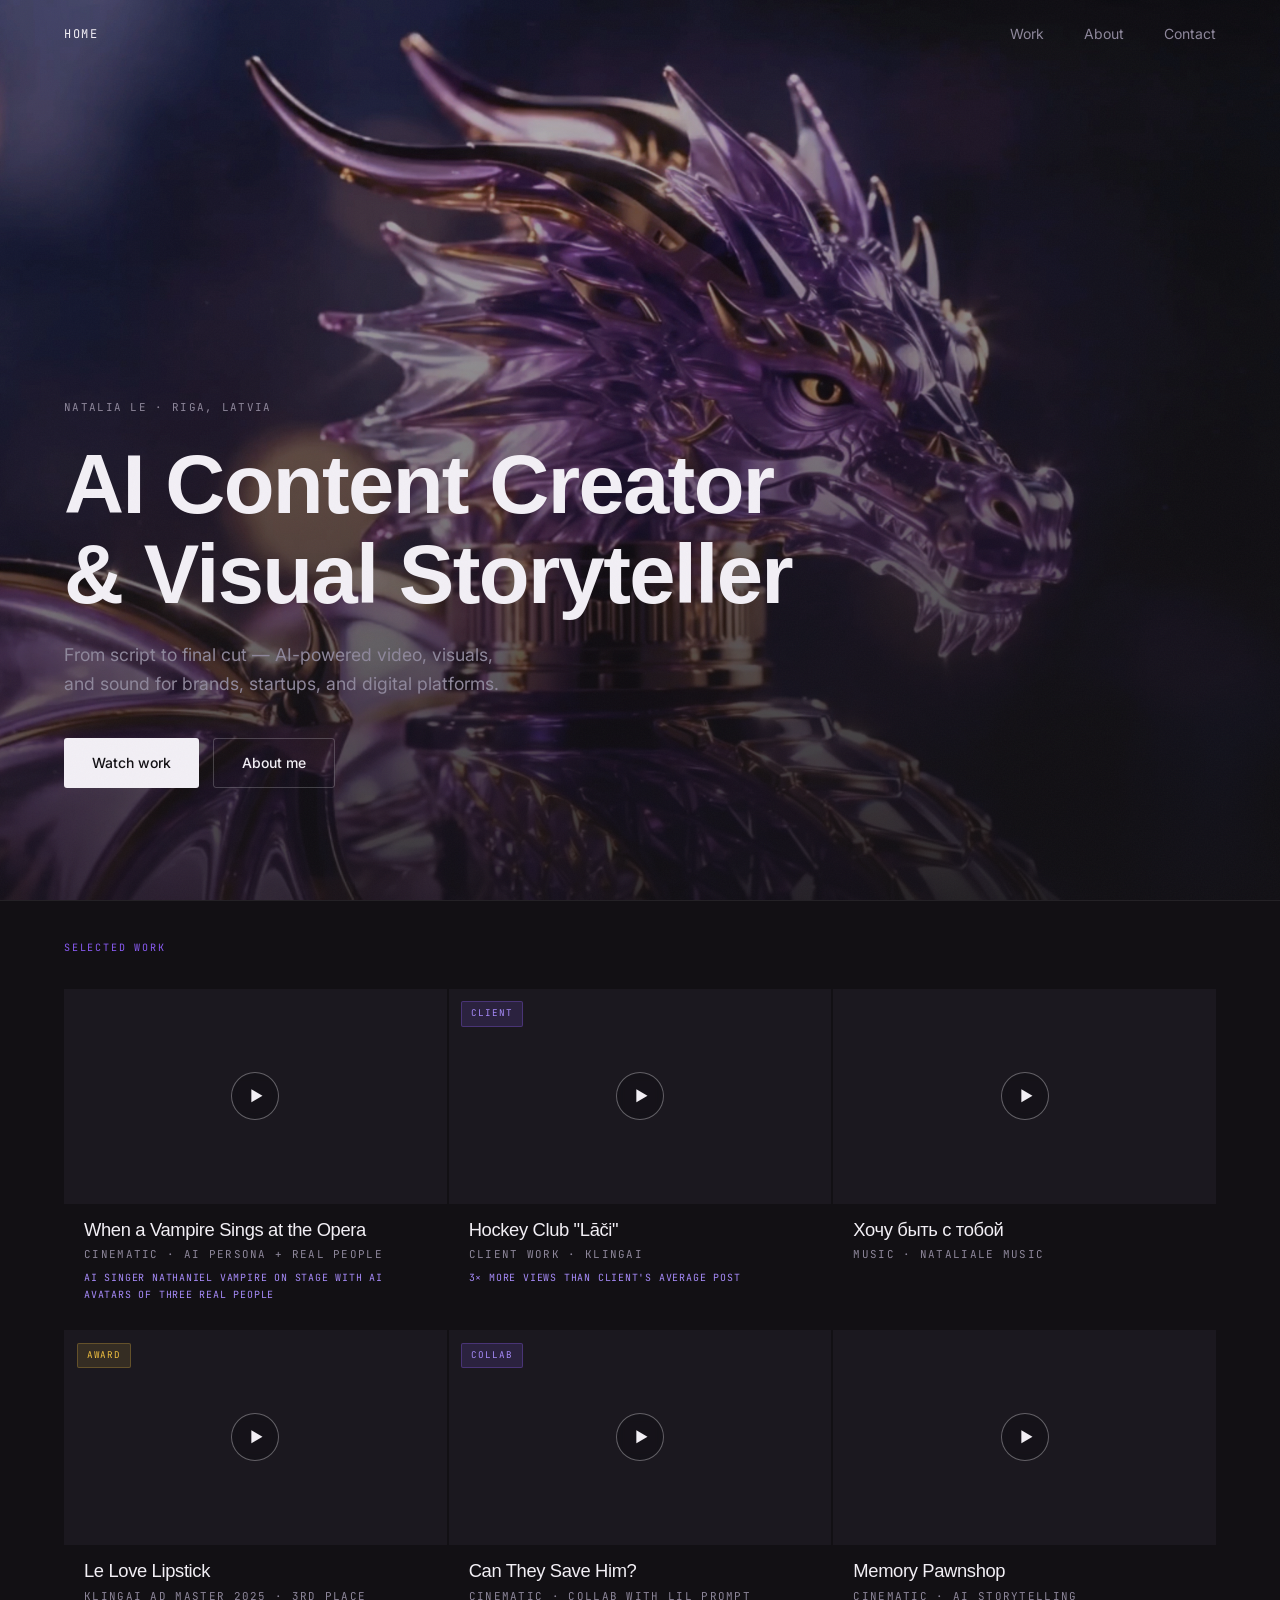
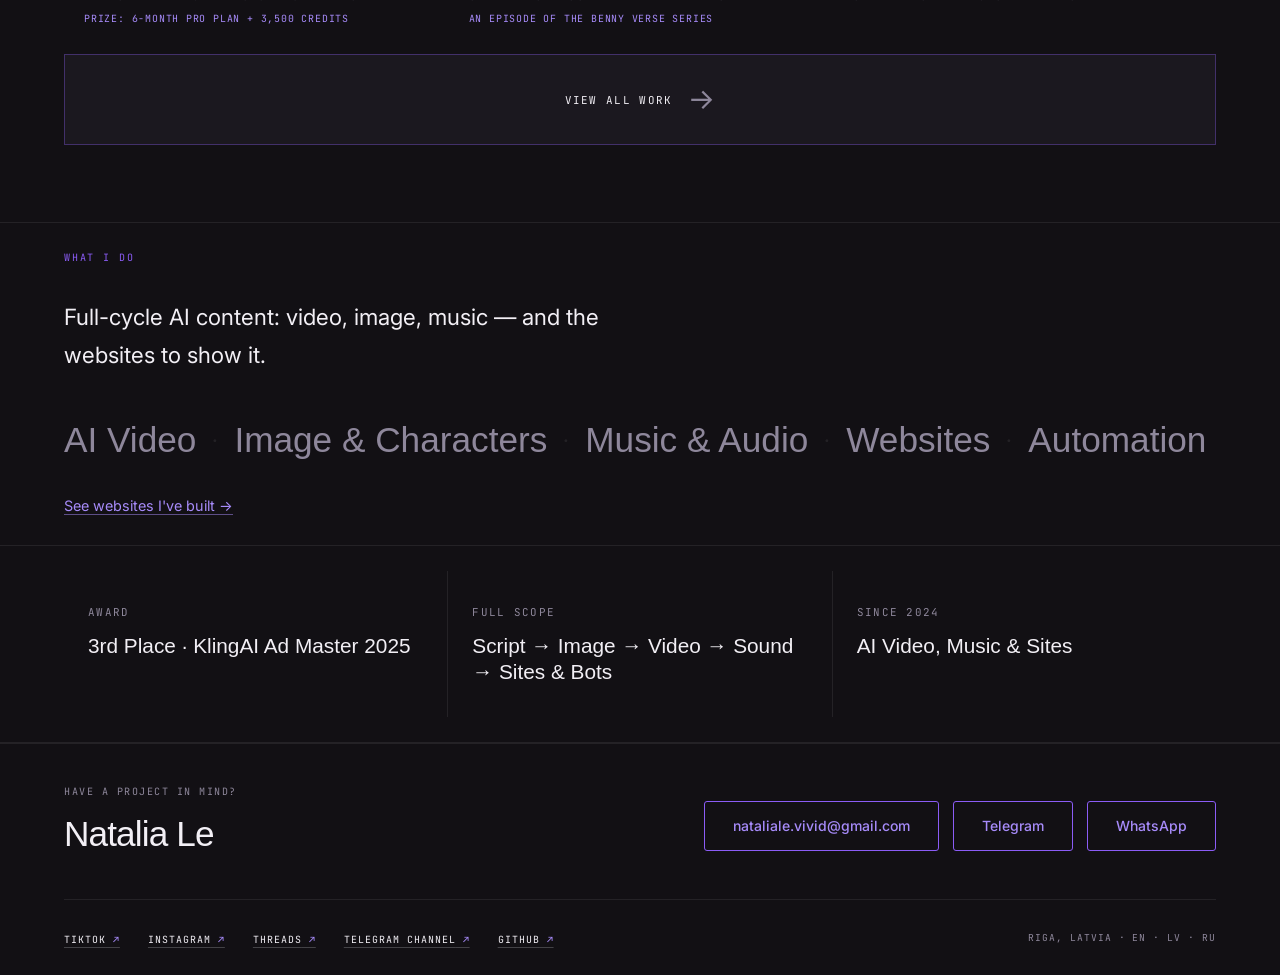
<file: index.html>
<!DOCTYPE html>
<html lang="en">
<head>
  <meta charset="UTF-8">
  <meta name="viewport" content="width=device-width, initial-scale=1.0">
  <title>Natalia Le — AI Content Creator &amp; Visual Storyteller</title>
  <meta name="description" content="AI Content Creator &amp; Visual Storyteller based in Riga. Script to final cut — AI video, generative visuals, music, and automation.">

  <!-- Open Graph — controls how this link looks in Telegram, LinkedIn, etc. -->
  <meta property="og:title"       content="Natalia Le — AI Content Creator &amp; Visual Storyteller">
  <meta property="og:description" content="From script to final cut — AI-powered visual content for brands, startups, and digital platforms.">
  <meta property="og:image"        content="https://ainataliale.pages.dev/og-cover.jpg">
  <meta property="og:image:width"  content="1200">
  <meta property="og:image:height" content="630">
  <meta property="og:image:alt"    content="Natalia Le — AI Content Creator &amp; Visual Storyteller">
  <meta property="og:url"          content="https://ainataliale.pages.dev/">
  <meta property="og:type"         content="website">
  <meta property="og:site_name"    content="Natalia Le">
  <meta name="twitter:card"        content="summary_large_image">
  <meta name="twitter:image"       content="https://ainataliale.pages.dev/og-cover.jpg">

  <!-- Favicon: NL monogram in accent purple -->
  <link rel="icon" href="data:image/svg+xml,<svg xmlns='http://www.w3.org/2000/svg' viewBox='0 0 32 32'><rect width='32' height='32' fill='%23121014'/><text x='16' y='22' font-family='monospace' font-size='13' font-weight='bold' fill='%238B5CF6' text-anchor='middle'>NL</text></svg>">

  <link rel="stylesheet" href="styles.css">

  <style>
    /* ── Hero ─────────────────────────────────────────── */
    .hero {
      position: relative;
      height: 100vh;
      min-height: 580px;
      display: flex;
      align-items: flex-end;
      padding: 0 var(--pad-x) clamp(4rem, 9vw, 7rem);
      overflow: hidden;
    }

    .hero-video {
      position: absolute;
      inset: 0;
      width: 100%; height: 100%;
      object-fit: cover;
      z-index: 0;
    }

    .hero-overlay {
      position: absolute;
      inset: 0;
      background: linear-gradient(
        170deg,
        rgba(18,16,20,0.2)  0%,
        rgba(18,16,20,0.55) 50%,
        rgba(18,16,20,0.96) 100%
      );
      z-index: 1;
    }

    .hero-content {
      position: relative;
      z-index: 2;
      max-width: 860px;
    }

    .hero-eyebrow { display: block; margin-bottom: 1.5rem; }

    .hero-title { color: var(--text); margin-bottom: 1.25rem; }

    .hero-sub {
      font-size: clamp(0.95rem, 1.4vw, 1.1rem);
      color: var(--text-dim);
      max-width: 520px;
      margin-bottom: 2.5rem;
      line-height: 1.65;
    }

    .hero-ctas { display: flex; flex-wrap: wrap; gap: 0.875rem; }

    /* ── Selected work grid ───────────────────────────── */
    .sel-grid {
      display: grid;
      grid-template-columns: repeat(3, 1fr);
      gap: 2px;
      background: var(--bg);
      margin-top: 2rem;
      align-items: start;
    }

    /* "View all" strip — spans the full row under the cards */
    .sel-all {
      grid-column: 1 / -1;
      background: var(--bg-raised);
      border: 1px solid rgba(139,92,246,0.35);
      display: flex;
      align-items: center;
      justify-content: center;
      gap: 1rem;
      padding: 1.25rem 2rem;
      text-decoration: none;
      transition: background 0.25s;
    }
    .sel-all:hover { background: rgba(139,92,246,0.07); }
    .sel-all .mono { color: var(--text); transition: color 0.2s; }
    .sel-all:hover .mono { color: var(--accent); }
    .sel-arrow {
      font-size: 1.8rem;
      color: var(--text-dim);
      transition: transform 0.3s ease, color 0.2s;
    }
    .sel-all:hover .sel-arrow { transform: translateX(8px); color: var(--accent); }

    .card-body { padding: 1rem 1.25rem 1.5rem; }
    .card-title { margin-bottom: 0.35rem; }
    .card-meta  { display: block; margin-bottom: 0.4rem; }
    .card-result {
      font-family: var(--f-mono);
      font-size: 0.62rem;
      letter-spacing: 0.08em;
      text-transform: uppercase;
      color: var(--accent-lt);
    }

    /* Override card aspect ratio for selected work — 3:4 suits vertical content */
    /* Selected work — standard 16:9 matches YouTube thumbnail format */
    .sel-grid .card-media { aspect-ratio: 16 / 9; }

    /* ── Services ─────────────────────────────────────── */
    .services-lead {
      font-size: clamp(1.1rem, 1.8vw, 1.4rem);
      color: var(--text);
      max-width: 600px;
      margin-bottom: 2.25rem;
    }

    .services-row {
      display: flex;
      flex-wrap: wrap;
      align-items: center;
    }
    .svc {
      font-family: var(--f-display);
      font-size: clamp(1.4rem, 2.8vw, 2.2rem);
      font-weight: 500;
      color: var(--text-dim);
    }
    .svc-sep { padding: 0 1rem; color: var(--divider); font-size: 1.4rem; line-height: 1; }
    .services-more { display: inline-block; margin-top: 1.5rem; font-size: 0.9rem; }
    .services-more::after { content: ' →'; }

    /* ── Trust strip ──────────────────────────────────── */
    .trust-grid {
      display: grid;
      grid-template-columns: repeat(3, 1fr);
      gap: 1px;
      background: var(--divider);
    }
    .trust-item {
      background: var(--bg);
      padding: 2rem 1.5rem;
      display: flex;
      flex-direction: column;
      gap: 0.7rem;
    }
    .trust-val {
      font-family: var(--f-display);
      font-size: clamp(1rem, 1.8vw, 1.3rem);
      font-weight: 500;
      color: var(--text);
      line-height: 1.25;
    }

    /* ── Responsive ───────────────────────────────────── */
    @media (max-width: 900px) {
      .sel-grid { grid-template-columns: repeat(2, 1fr); }
    }
    @media (max-width: 640px) {
      .sel-grid   { grid-template-columns: 1fr; }
      .trust-grid { grid-template-columns: 1fr; }
      .services-row { flex-direction: column; align-items: flex-start; gap: 0.5rem; }
      .svc-sep    { display: none; }
      .hero-ctas .btn { flex: 1; justify-content: center; }
    }
  </style>
</head>
<body>

<!-- ═══ Navigation ═══════════════════════════════════════════ -->
<nav class="nav" id="main-nav">
  <a href="index.html" class="nav-logo">Home</a>
  <ul class="nav-links">
    <li><a href="work.html">Work</a></li>
    <li><a href="about.html">About</a></li>
    <li><a href="#contact">Contact</a></li>
  </ul>
</nav>

<!-- ═══ Hero ════════════════════════════════════════════════ -->
<section class="hero" aria-label="Introduction">

  <!--
    ┌─ SHOWREEL VIDEO ─────────────────────────────────────────┐
    │ 1. Export showreel as:  media/showreel.mp4               │
    │    Settings: h.264 · 1280px wide · no audio · ~4–6 MB   │
    │ 2. Create a /media folder in this repo                   │
    │ 3. Uncomment the <source> line below                     │
    │ Until then, the poster image (YouTube thumbnail) shows.  │
    └──────────────────────────────────────────────────────────┘
  -->
  <video class="hero-video" autoplay muted loop playsinline
    poster="showreel-poster.jpg">
    <source src="showreel.mp4" type="video/mp4">
  </video>

  <div class="hero-overlay" aria-hidden="true"></div>

  <div class="hero-content">
    <span class="mono hero-eyebrow">Natalia Le · Riga, Latvia</span>
    <h1 class="hero-title">AI Content Creator<br>&amp; Visual Storyteller</h1>
    <p class="hero-sub">From script to final cut — AI-powered video, visuals,<br>
    and sound for brands, startups, and digital platforms.</p>
    <div class="hero-ctas">
      <a href="work.html" class="btn btn-primary">Watch work</a>
      <a href="about.html" class="btn btn-ghost">About me</a>
    </div>
  </div>

</section>

<hr class="rule">

<!-- ═══ Selected Work ════════════════════════════════════════ -->
<div style="max-width: var(--max-w); margin: 0 auto; padding: var(--pad-y) var(--pad-x) clamp(3rem,6vw,5rem);">

  <span class="section-tag reveal">Selected work</span>

  <div class="sel-grid">

    <article class="card reveal" style="--d:.05s" data-id="nCokw5iRlv0">
      <div class="card-media">
        <img src="https://img.youtube.com/vi/nCokw5iRlv0/maxresdefault.jpg"
             onerror="this.src='https://img.youtube.com/vi/nCokw5iRlv0/hqdefault.jpg'"
             alt="When a Vampire Sings at the Opera — AI singer Nathaniel Vampire with AI avatars of real people" loading="lazy">
        <div class="card-play">▶</div>
      </div>
      <div class="card-body">
        <h3 class="card-title">When a Vampire Sings at the Opera</h3>
        <span class="mono card-meta">Cinematic · AI Persona + Real People</span>
        <p class="card-result">AI singer Nathaniel Vampire on stage with AI avatars of three real people</p>
      </div>
    </article>

    <article class="card reveal" style="--d:.12s" data-id="kq-E46J77x4" data-format="horizontal">
      <div class="card-media">
        <img src="https://img.youtube.com/vi/kq-E46J77x4/maxresdefault.jpg"
             onerror="this.src='https://img.youtube.com/vi/kq-E46J77x4/hqdefault.jpg'"
             alt="Hockey Club Lāči promo video" loading="lazy">
        <div class="card-play">▶</div>
        <span class="badge badge-client">Client</span>
      </div>
      <div class="card-body">
        <h3 class="card-title">Hockey Club "Lāči"</h3>
        <span class="mono card-meta">Client Work · KlingAI</span>
        <p class="card-result">3× more views than client's average post</p>
      </div>
    </article>

    <article class="card reveal" style="--d:.12s" data-id="vrqbmV4XyPY">
      <div class="card-media">
        <img src="https://img.youtube.com/vi/vrqbmV4XyPY/maxresdefault.jpg"
             onerror="this.src='https://img.youtube.com/vi/vrqbmV4XyPY/hqdefault.jpg'"
             alt="Хочу быть с тобой — NataliaLe Music" loading="lazy">
        <div class="card-play">▶</div>
      </div>
      <div class="card-body">
        <h3 class="card-title">Хочу быть с тобой</h3>
        <span class="mono card-meta">Music · NataliaLe Music</span>
      </div>
    </article>

    <article class="card reveal" style="--d:.19s" data-id="qfWMkP8nfNg">
      <div class="card-media">
        <img src="https://img.youtube.com/vi/qfWMkP8nfNg/maxresdefault.jpg"
             onerror="this.src='https://img.youtube.com/vi/qfWMkP8nfNg/hqdefault.jpg'"
             alt="Le Love Lipstick KlingAI competition" loading="lazy">
        <div class="card-play">▶</div>
        <span class="badge badge-award">Award</span>
      </div>
      <div class="card-body">
        <h3 class="card-title">Le Love Lipstick</h3>
        <span class="mono card-meta">KlingAI Ad Master 2025 · 3rd Place</span>
        <p class="card-result">Prize: 6-month Pro Plan + 3,500 credits</p>
      </div>
    </article>

    <article class="card reveal" style="--d:.05s" data-id="WEhSnLydjfg">
      <div class="card-media">
        <img src="https://img.youtube.com/vi/WEhSnLydjfg/maxresdefault.jpg"
             onerror="this.src='https://img.youtube.com/vi/WEhSnLydjfg/hqdefault.jpg'"
             alt="Can They Save Him? AI short film, collab with Lil Prompt" loading="lazy">
        <div class="card-play">▶</div>
        <span class="badge badge-client">Collab</span>
      </div>
      <div class="card-body">
        <h3 class="card-title">Can They Save Him?</h3>
        <span class="mono card-meta">Cinematic · Collab with Lil Prompt</span>
        <p class="card-result">An episode of the Benny Verse series</p>
      </div>
    </article>

    <article class="card reveal" style="--d:.19s" data-id="3wQ5gtOOWI8">
      <div class="card-media">
        <img src="https://img.youtube.com/vi/3wQ5gtOOWI8/maxresdefault.jpg"
             onerror="this.src='https://img.youtube.com/vi/3wQ5gtOOWI8/hqdefault.jpg'"
             alt="Memory Pawnshop cinematic" loading="lazy">
        <div class="card-play">▶</div>
      </div>
      <div class="card-body">
        <h3 class="card-title">Memory Pawnshop</h3>
        <span class="mono card-meta">Cinematic · AI Storytelling</span>
      </div>
    </article>

    <a href="work.html" class="sel-all reveal" aria-label="View all work">
      <span class="mono">View all work</span>
      <span class="sel-arrow">→</span>
    </a>

  </div>
</div>

<hr class="rule">

<!-- ═══ Services ════════════════════════════════════════════ -->
<div class="section section-sm">
  <span class="section-tag reveal">What I do</span>
  <p class="services-lead reveal">Full-cycle AI content: video, image, music — and the websites to show it.</p>
  <div class="services-row reveal" style="--d:.1s">
    <span class="svc">AI Video</span>
    <span class="svc-sep">·</span>
    <span class="svc">Image &amp; Characters</span>
    <span class="svc-sep">·</span>
    <span class="svc">Music &amp; Audio</span>
    <span class="svc-sep">·</span>
    <span class="svc">Websites</span>
    <span class="svc-sep">·</span>
    <span class="svc">Automation</span>
  </div>
  <a href="about.html#websites" class="text-link services-more reveal" style="--d:.15s">See websites I've built</a>
</div>

<hr class="rule">

<!-- ═══ Trust Strip ══════════════════════════════════════════ -->
<div class="section section-sm">
  <div class="trust-grid reveal">
    <div class="trust-item">
      <span class="mono">Award</span>
      <span class="trust-val">3rd Place · KlingAI Ad Master 2025</span>
    </div>
    <div class="trust-item">
      <span class="mono">Full Scope</span>
      <span class="trust-val">Script → Image → Video → Sound → Sites &amp; Bots</span>
    </div>
    <div class="trust-item">
      <span class="mono">Since 2024</span>
      <span class="trust-val">AI Video, Music &amp; Sites</span>
    </div>
  </div>
</div>

<hr class="rule">

<!-- ═══ Footer / Contact ══════════════════════════════════════ -->
<footer class="footer" id="contact">
  <div class="footer-top">
    <div>
      <span class="footer-tag">Have a project in mind?</span>
      <p class="footer-name">Natalia Le</p>
    </div>
    <div class="footer-btns">
      <a href="mailto:nataliale.vivid@gmail.com" class="btn btn-accent" data-copy-email>nataliale.vivid@gmail.com</a>
      <a href="https://t.me/NataliLe" class="btn btn-accent" target="_blank" rel="noopener">Telegram</a>
      <a href="https://wa.me/37126106616" class="btn btn-accent" target="_blank" rel="noopener">WhatsApp</a>
    </div>
  </div>
  <div class="footer-bottom">
    <ul class="footer-links">
      <li><a href="https://www.tiktok.com/@nataliale.vivid" target="_blank" rel="noopener">TikTok</a></li>
      <li><a href="https://www.instagram.com/nataliale.vivid" target="_blank" rel="noopener">Instagram</a></li>
      <li><a href="https://www.threads.com/@nataliale_notes" target="_blank" rel="noopener">Threads</a></li>
      <li><a href="https://t.me/AI_Test_Tube" target="_blank" rel="noopener">Telegram Channel</a></li>
      <li><a href="https://github.com/natalialeaiart" target="_blank" rel="noopener">GitHub</a></li>
    </ul>
    <span class="footer-locale">Riga, Latvia · EN · LV · RU</span>
  </div>
</footer>

<!-- ═══ Modal (video player) ═════════════════════════════════ -->
<div class="modal" id="modal" role="dialog" aria-modal="true" aria-label="Video">
  <div class="modal-box">
    <button class="modal-close" id="modal-close">✕ Close</button>
    <div class="modal-frame">
      <iframe id="modal-iframe" src="" allowfullscreen title="Video player"></iframe>
    </div>
  </div>
</div>

<script src="copy-email.js" defer></script>
<script>
  // Nav: add glass bg when page is scrolled
  const nav = document.getElementById('main-nav');
  window.addEventListener('scroll', () => {
    nav.classList.toggle('scrolled', window.scrollY > 40);
  }, { passive: true });

  // Modal
  const modal      = document.getElementById('modal');
  const iframe     = document.getElementById('modal-iframe');
  const closeBtn   = document.getElementById('modal-close');

  function openModal(id) {
    iframe.src = `https://www.youtube.com/embed/${id}?autoplay=1&rel=0&modestbranding=1`;
    modal.classList.add('open');
    document.body.style.overflow = 'hidden';
  }
  function closeModal() {
    modal.classList.remove('open');
    iframe.src = '';
    document.body.style.overflow = '';
  }

  document.querySelectorAll('.card[data-id]').forEach(c =>
    c.addEventListener('click', () => openModal(c.dataset.id))
  );
  closeBtn.addEventListener('click', closeModal);
  modal.addEventListener('click', e => { if (e.target === modal) closeModal(); });
  document.addEventListener('keydown', e => { if (e.key === 'Escape') closeModal(); });

  // Scroll reveal
  const io = new IntersectionObserver(entries => {
    entries.forEach(e => {
      if (e.isIntersecting) { e.target.classList.add('visible'); io.unobserve(e.target); }
    });
  }, { threshold: 0.08 });
  document.querySelectorAll('.reveal').forEach(el => io.observe(el));
</script>
</body>
</html>
</file>
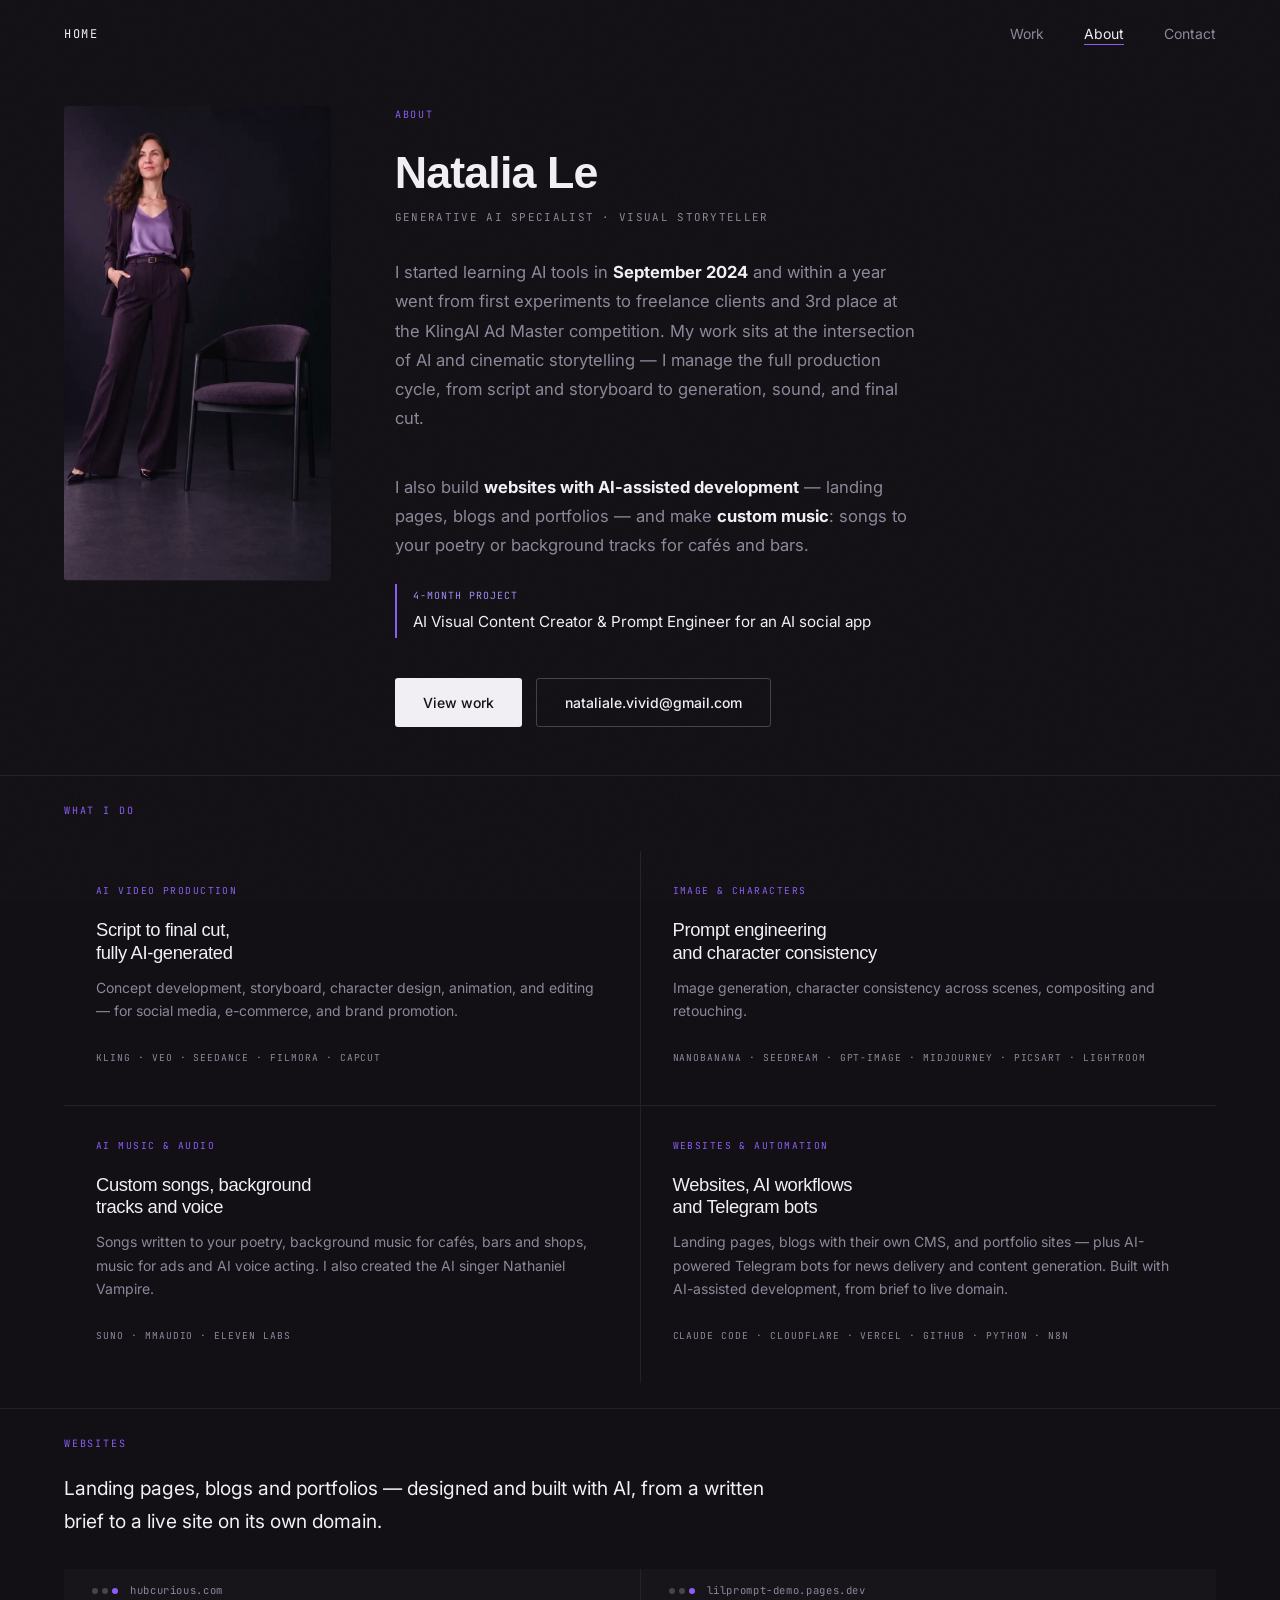
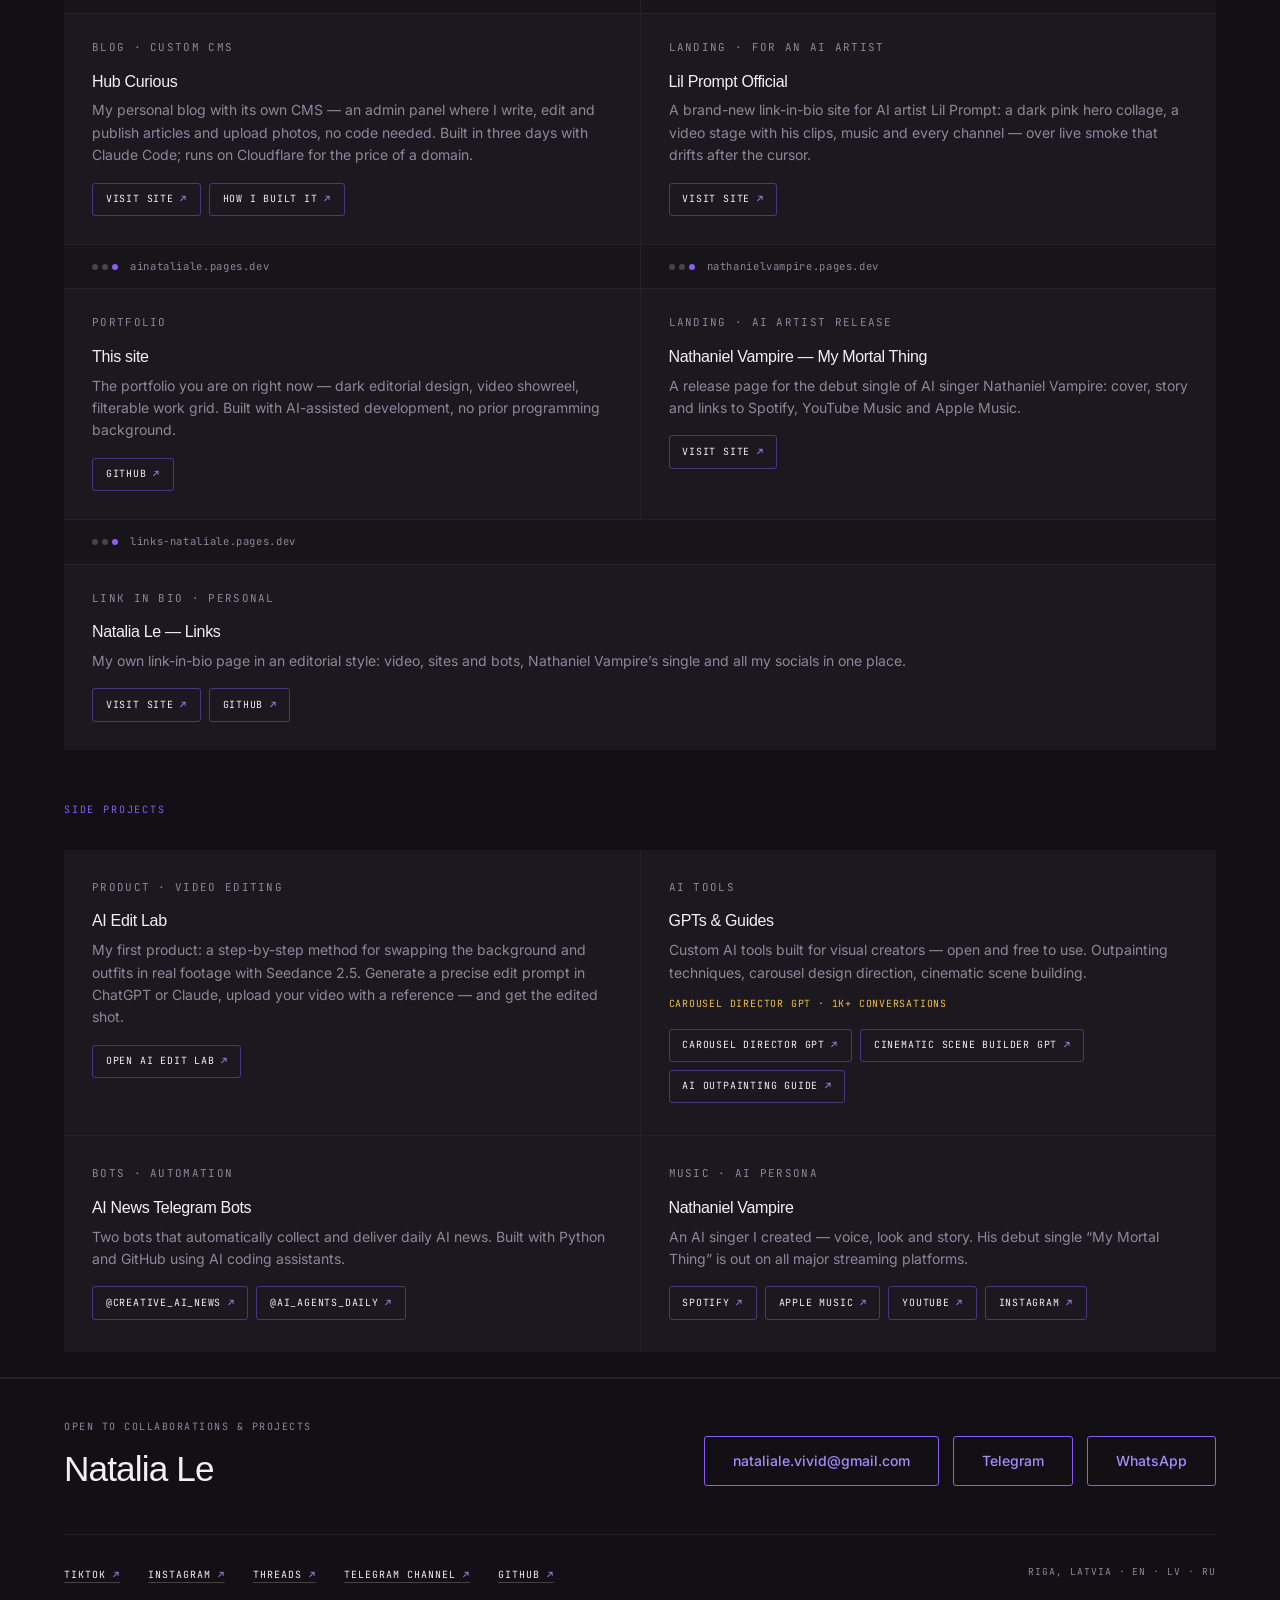
<file: about.html>
<!DOCTYPE html>
<html lang="en">
<head>
  <meta charset="UTF-8">
  <meta name="viewport" content="width=device-width, initial-scale=1.0">
  <title>About — Natalia Le · AI Content Creator</title>
  <meta name="description" content="About Natalia Le — Generative AI Specialist &amp; Visual Storyteller based in Riga. AI video, custom music and AI-assisted websites.">

  <meta property="og:title"       content="About — Natalia Le · AI Content Creator">
  <meta property="og:description" content="Generative AI Specialist and Visual Storyteller. AI video from script to final cut, custom music and AI-assisted websites.">
  <meta property="og:image"       content="https://ainataliale.pages.dev/og-about.png">
  <meta property="og:image:width"  content="1200">
  <meta property="og:image:height" content="630">
  <meta property="og:image:alt"    content="About Natalia Le — Generative AI Specialist and Visual Storyteller, with her projects">
  <meta property="og:url"         content="https://ainataliale.pages.dev/about.html">
  <meta property="og:type"        content="website">
  <meta name="twitter:card"       content="summary_large_image">

  <link rel="icon" href="data:image/svg+xml,<svg xmlns='http://www.w3.org/2000/svg' viewBox='0 0 32 32'><rect width='32' height='32' fill='%23121014'/><text x='16' y='22' font-family='monospace' font-size='13' font-weight='bold' fill='%238B5CF6' text-anchor='middle'>NL</text></svg>">
  <link rel="stylesheet" href="styles.css">

  <style>
    /* ── About hero ───────────────────────────────────── */
    .about-hero {
      padding-top: calc(var(--nav-h) + clamp(1.5rem, 3vw, 2.5rem));
      padding-bottom: clamp(2rem, 4vw, 3rem);
      display: grid;
      grid-template-columns: 0.65fr 2fr;
      gap: clamp(2.5rem, 5vw, 5rem);
      align-items: start;
      max-width: var(--max-w);
      margin: 0 auto;
      padding-left: var(--pad-x);
      padding-right: var(--pad-x);
    }

    /* 9:16 frame matches the looped video exactly — nothing is stretched or cropped */
    .about-portrait {
      aspect-ratio: 9 / 16;
      overflow: hidden;
      border-radius: 4px;
      background: var(--bg-raised);
    }
    .about-portrait video {
      width: 100%; height: 100%;
      object-fit: cover;
      object-position: center top;
      display: block;
    }

    /* Global reduced-motion rule hides autoplay videos; here the poster must stay visible */
    @media (prefers-reduced-motion: reduce) {
      .about-portrait video { display: block; }
    }

    .about-intro-tag { display: block; margin-bottom: 1.5rem; }
    .about-intro-role {
      font-family: var(--f-mono);
      font-size: 0.68rem;
      letter-spacing: 0.12em;
      text-transform: uppercase;
      color: var(--text-dim);
      margin-bottom: 2rem;
      display: block;
    }
    /* Smaller h1 on About — name doesn't need to dominate */
    .about-hero h1 {
      font-size: clamp(1.6rem, 3.5vw, 2.8rem);
      margin-bottom: 0.75rem;
    }
    .about-bio {
      font-size: clamp(0.95rem, 1.3vw, 1.05rem);
      color: var(--text-dim);
      line-height: 1.75;
      max-width: 52ch;
      margin-bottom: 2.5rem;
    }
    .about-bio strong { color: var(--text); }

    /* Highlighted experience line under the bio */
    .about-exp {
      border-left: 2px solid var(--accent);
      padding: 0.25rem 0 0.25rem 1rem;
      max-width: 52ch;
      margin: -1rem 0 2.5rem;
    }
    .about-exp-tag {
      display: block;
      font-family: var(--f-mono);
      font-size: 0.62rem;
      letter-spacing: 0.1em;
      text-transform: uppercase;
      color: var(--accent-lt);
      margin-bottom: 0.35rem;
    }
    .about-exp p { font-size: 0.95rem; color: var(--text); line-height: 1.5; }

    /* ── What I Do grid ───────────────────────────────── */
    .services-grid {
      display: grid;
      grid-template-columns: repeat(2, 1fr);
      gap: 1px;
      background: var(--divider);
      margin-top: 2rem;
    }
    .svc-card {
      background: var(--bg);
      padding: 2rem 2rem 2.25rem;
    }
    .svc-number {
      display: block;
      font-family: var(--f-mono);
      font-size: 0.6rem;
      letter-spacing: 0.15em;
      text-transform: uppercase;
      color: var(--accent);
      margin-bottom: 1.25rem;
    }
    .svc-title {
      font-family: var(--f-display);
      font-size: 1.15rem;
      font-weight: 500;
      color: var(--text);
      margin-bottom: 0.75rem;
      line-height: 1.2;
    }
    .svc-desc {
      font-size: 0.875rem;
      color: var(--text-dim);
      line-height: 1.65;
      margin-bottom: 1.25rem;
    }
    .svc-tools {
      font-family: var(--f-mono);
      font-size: 0.6rem;
      letter-spacing: 0.1em;
      text-transform: uppercase;
      color: var(--text-dim);
      line-height: 1.8;
    }

    /* ── Experience ───────────────────────────────────── */
    .exp-item { padding: 2.25rem 0; border-top: 1px solid var(--divider); }
    .exp-item:last-child { border-bottom: 1px solid var(--divider); }
    .exp-header { display: flex; justify-content: space-between; align-items: flex-start; gap: 2rem; margin-bottom: 0.6rem; flex-wrap: wrap; }
    .exp-title { font-size: 1.05rem; font-weight: 500; color: var(--text); }
    .exp-meta  { font-family: var(--f-mono); font-size: 0.62rem; letter-spacing: 0.1em; text-transform: uppercase; color: var(--text-dim); white-space: nowrap; }
    .exp-company { font-family: var(--f-mono); font-size: 0.65rem; letter-spacing: 0.1em; text-transform: uppercase; color: var(--accent); margin-bottom: 0.875rem; }
    .exp-desc { font-size: 0.9rem; color: var(--text-dim); line-height: 1.7; max-width: 70ch; margin-bottom: 0.75rem; }
    .exp-tools { font-family: var(--f-mono); font-size: 0.6rem; letter-spacing: 0.08em; text-transform: uppercase; color: var(--text-dim); }

    /* ── Side projects ────────────────────────────────── */
    .side-grid {
      display: grid;
      grid-template-columns: repeat(2, 1fr);
      gap: 1px;
      background: var(--divider);
      margin-top: 2rem;
    }
    .side-card {
      background: var(--bg-raised);
      padding: 1.75rem 1.75rem 2rem;
    }
    .side-tag { display: block; margin-bottom: 1rem; }
    .side-title { font-size: 1rem; font-weight: 500; color: var(--text); margin-bottom: 0.6rem; }
    .side-desc { font-size: 0.875rem; color: var(--text-dim); line-height: 1.6; margin-bottom: 1rem; }
    .side-stat {
      font-family: var(--f-mono);
      font-size: 0.62rem;
      letter-spacing: 0.08em;
      text-transform: uppercase;
      color: var(--gold);
      margin: -0.25rem 0 1rem;
    }
    /* Links are outlined chips with an arrow — so they never read as labels */
    .side-links { display: flex; flex-wrap: wrap; gap: 0.5rem; }
    .side-links a {
      display: inline-flex;
      align-items: center;
      gap: 0.4rem;
      padding: 0.45rem 0.8rem;
      border: 1px solid rgba(139, 92, 246, 0.45);
      border-radius: 3px;
      font-family: var(--f-mono);
      font-size: 0.62rem;
      letter-spacing: 0.08em;
      text-transform: uppercase;
      color: var(--text);
      transition: background 0.2s, border-color 0.2s, color 0.2s;
    }
    .side-links a::after { content: '↗'; color: var(--accent-lt); transition: transform 0.2s, color 0.2s; }
    .side-links a:hover { background: var(--accent); border-color: var(--accent); color: var(--bg); }
    .side-links a:hover::after { color: var(--bg); transform: translate(2px, -2px); }

    /* ── Websites ─────────────────────────────────────── */
    .sites-lead {
      font-size: clamp(1rem, 1.5vw, 1.2rem);
      color: var(--text);
      max-width: 60ch;
      margin: -0.75rem 0 2rem;
    }
    .sites-grid {
      display: grid;
      grid-template-columns: repeat(2, 1fr);
      gap: 1px;
      background: var(--divider);
    }
    .site-card { background: var(--bg-raised); display: flex; flex-direction: column; }
    /* Odd card count: the last one fills the row instead of leaving an empty divider-coloured cell */
    .site-card:last-child:nth-child(odd) { grid-column: 1 / -1; }
    /* Minimal "address bar": three dots + domain, in place of a screenshot */
    .site-bar {
      display: flex;
      align-items: center;
      gap: 0.75rem;
      padding: 0.8rem 1.75rem;
      background: rgba(18, 16, 20, 0.45);
      border-bottom: 1px solid var(--divider);
      font-family: var(--f-mono);
      font-size: 0.66rem;
      letter-spacing: 0.06em;
      color: var(--text-dim);
      overflow: hidden;
      white-space: nowrap;
      text-overflow: ellipsis;
      transition: color 0.2s;
    }
    .site-bar::before {
      content: '';
      flex: none;
      width: 6px; height: 6px;
      border-radius: 50%;
      background: var(--btn-border);
      box-shadow: 10px 0 0 var(--btn-border), 20px 0 0 var(--accent);
      margin-right: 1.25rem;
    }
    .site-bar:hover { color: var(--accent-lt); }
    .site-body { padding: 1.5rem 1.75rem 1.75rem; }

    /* ── Responsive ───────────────────────────────────── */
    @media (max-width: 900px) {
      .about-hero { grid-template-columns: 1fr; }
      .about-portrait { max-width: 260px; }
      .side-grid { grid-template-columns: 1fr; }
      .sites-grid { grid-template-columns: 1fr; }
    }
    @media (max-width: 768px) {
      .services-grid { grid-template-columns: 1fr; }
    }
    @media (max-width: 640px) {
      .about-portrait { max-width: 220px; }
      .exp-header { flex-direction: column; gap: 0.4rem; }
    }
  </style>
</head>
<body>

<!-- ═══ Navigation ═══════════════════════════════════════════ -->
<nav class="nav" id="main-nav">
  <a href="index.html" class="nav-logo">Home</a>
  <ul class="nav-links">
    <li><a href="work.html">Work</a></li>
    <li><a href="about.html" class="active">About</a></li>
    <li><a href="index.html#contact">Contact</a></li>
  </ul>
</nav>

<!-- ═══ About Hero ═══════════════════════════════════════════ -->
<section class="about-hero" aria-label="Introduction">
  <div class="about-portrait reveal">
    <!-- Seamless 9:16 loop. Poster = first frame, shown instantly while the video loads.
         muted + playsinline are required for autoplay on iPhone. -->
    <video id="about-loop" autoplay muted loop playsinline preload="metadata"
           poster="about-poster.jpg" aria-label="Natalia Le">
      <source src="about.mp4" type="video/mp4">
    </video>
  </div>
  <div class="reveal" style="--d:.1s">
    <span class="section-tag about-intro-tag">About</span>
    <h1 style="margin-bottom:0.75rem;">Natalia Le</h1>
    <span class="about-intro-role">Generative AI Specialist · Visual Storyteller</span>
    <p class="about-bio">
      I started learning AI tools in <strong>September 2024</strong> and within a year went from first
      experiments to freelance clients and 3rd place at the KlingAI Ad Master competition.
      My work sits at the intersection of AI and cinematic storytelling — I manage the full production
      cycle, from script and storyboard to generation, sound, and final cut.
    </p>
    <p class="about-bio">
      I also build <strong>websites with AI-assisted development</strong> — landing pages, blogs and
      portfolios — and make <strong>custom music</strong>: songs to your poetry or background tracks
      for cafés and bars.
    </p>
    <div class="about-exp">
      <span class="about-exp-tag">4-month project</span>
      <p>AI Visual Content Creator &amp; Prompt Engineer for an AI social app</p>
    </div>
    <div style="display:flex;gap:.875rem;flex-wrap:wrap;margin-top:.5rem;">
      <a href="work.html" class="btn btn-primary">View work</a>
      <a href="mailto:nataliale.vivid@gmail.com" class="btn btn-ghost" data-copy-email>nataliale.vivid@gmail.com</a>
    </div>
  </div>
</section>

<hr class="rule">

<!-- ═══ What I Do ═══════════════════════════════════════════ -->
<div class="section section-sm">
  <span class="section-tag reveal">What I do</span>

  <div class="services-grid">

    <div class="svc-card reveal">
      <span class="svc-number">AI Video Production</span>
      <h3 class="svc-title">Script to final cut,<br>fully AI-generated</h3>
      <p class="svc-desc">Concept development, storyboard, character design,
      animation, and editing — for social media, e-commerce, and brand promotion.</p>
      <span class="svc-tools">Kling · Veo · Seedance · Filmora · CapCut</span>
    </div>

    <div class="svc-card reveal" style="--d:.08s">
      <span class="svc-number">Image &amp; Characters</span>
      <h3 class="svc-title">Prompt engineering<br>and character consistency</h3>
      <p class="svc-desc">Image generation, character consistency
      across scenes, compositing and retouching.</p>
      <span class="svc-tools">NanoBanana · Seedream · GPT-Image · MidJourney · PicsArt · Lightroom</span>
    </div>

    <div class="svc-card reveal" style="--d:.05s">
      <span class="svc-number">AI Music &amp; Audio</span>
      <h3 class="svc-title">Custom songs, background<br>tracks and voice</h3>
      <p class="svc-desc">Songs written to your poetry, background music for cafés, bars and shops,
      music for ads and AI voice acting. I also created the AI singer Nathaniel Vampire.</p>
      <span class="svc-tools">Suno · MMAudio · Eleven Labs</span>
    </div>

    <div class="svc-card reveal" style="--d:.13s">
      <span class="svc-number">Websites &amp; Automation</span>
      <h3 class="svc-title">Websites, AI workflows<br>and Telegram bots</h3>
      <p class="svc-desc">Landing pages, blogs with their own CMS, and portfolio sites — plus
      AI-powered Telegram bots for news delivery and content generation.
      Built with AI-assisted development, from brief to live domain.</p>
      <span class="svc-tools">Claude Code · Cloudflare · Vercel · GitHub · Python · n8n</span>
    </div>

  </div>
</div>

<hr class="rule">

<!-- ═══ Websites ═════════════════════════════════════════════ -->
<div class="section section-sm" id="websites">
  <span class="section-tag reveal">Websites</span>
  <p class="sites-lead reveal">Landing pages, blogs and portfolios — designed and built with AI,
  from a written brief to a live site on its own domain.</p>

  <div class="sites-grid">

    <article class="site-card reveal">
      <a class="site-bar" href="https://hubcurious.com/" target="_blank" rel="noopener">hubcurious.com</a>
      <div class="site-body">
        <span class="side-tag mono">Blog · Custom CMS</span>
        <h3 class="side-title">Hub Curious</h3>
        <p class="side-desc">My personal blog with its own CMS — an admin panel where I write,
        edit and publish articles and upload photos, no code needed. Built in three days
        with Claude Code; runs on Cloudflare for the price of a domain.</p>
        <div class="side-links">
          <a href="https://hubcurious.com/" target="_blank" rel="noopener">Visit site</a>
          <a href="https://hubcurious.com/ai/how-i-built-this-site" target="_blank" rel="noopener">How I built it</a>
        </div>
      </div>
    </article>

    <article class="site-card reveal" style="--d:.08s">
      <a class="site-bar" href="https://lilprompt-demo.pages.dev/" target="_blank" rel="noopener">lilprompt-demo.pages.dev</a>
      <div class="site-body">
        <span class="side-tag mono">Landing · For an AI artist</span>
        <h3 class="side-title">Lil Prompt Official</h3>
        <p class="side-desc">A brand-new link-in-bio site for AI artist Lil Prompt: a dark pink hero collage,
        a video stage with his clips, music and every channel — over live smoke that drifts after the cursor.</p>
        <div class="side-links">
          <a href="https://lilprompt-demo.pages.dev/" target="_blank" rel="noopener">Visit site</a>
        </div>
      </div>
    </article>

    <article class="site-card reveal" style="--d:.16s">
      <a class="site-bar" href="index.html">ainataliale.pages.dev</a>
      <div class="site-body">
        <span class="side-tag mono">Portfolio</span>
        <h3 class="side-title">This site</h3>
        <p class="side-desc">The portfolio you are on right now — dark editorial design,
        video showreel, filterable work grid. Built with AI-assisted development,
        no prior programming background.</p>
        <div class="side-links">
          <a href="https://github.com/natalialeaiart/aiportfolio" target="_blank" rel="noopener">GitHub</a>
        </div>
      </div>
    </article>

    <article class="site-card reveal" style="--d:.08s">
      <a class="site-bar" href="https://nathanielvampire.pages.dev/" target="_blank" rel="noopener">nathanielvampire.pages.dev</a>
      <div class="site-body">
        <span class="side-tag mono">Landing · AI Artist Release</span>
        <h3 class="side-title">Nathaniel Vampire — My Mortal Thing</h3>
        <p class="side-desc">A release page for the debut single of AI singer Nathaniel Vampire:
        cover, story and links to Spotify, YouTube Music and Apple Music.</p>
        <div class="side-links">
          <a href="https://nathanielvampire.pages.dev/" target="_blank" rel="noopener">Visit site</a>
        </div>
      </div>
    </article>

    <article class="site-card reveal" style="--d:.16s">
      <a class="site-bar" href="https://links-nataliale.pages.dev/" target="_blank" rel="noopener">links-nataliale.pages.dev</a>
      <div class="site-body">
        <span class="side-tag mono">Link in bio · Personal</span>
        <h3 class="side-title">Natalia Le — Links</h3>
        <p class="side-desc">My own link-in-bio page in an editorial style: video, sites and bots,
        Nathaniel Vampire’s single and all my socials in one place.</p>
        <div class="side-links">
          <a href="https://links-nataliale.pages.dev/" target="_blank" rel="noopener">Visit site</a>
          <a href="https://github.com/natalialeaiart/links" target="_blank" rel="noopener">GitHub</a>
        </div>
      </div>
    </article>

  </div>
</div>

<!-- ═══ Side Projects ════════════════════════════════════════ -->
<div class="section section-sm">
  <span class="section-tag reveal">Side projects</span>

  <div class="side-grid">

    <div class="side-card reveal">
      <span class="side-tag mono">Product · Video Editing</span>
      <h3 class="side-title">AI Edit Lab</h3>
      <p class="side-desc">My first product: a step-by-step method for swapping the background
      and outfits in real footage with Seedance 2.5. Generate a precise edit prompt in ChatGPT
      or Claude, upload your video with a reference — and get the edited shot.</p>
      <div class="side-links">
        <a href="https://ai-edit-lab.pages.dev/" target="_blank" rel="noopener">Open AI Edit Lab</a>
      </div>
    </div>

    <div class="side-card reveal" style="--d:.08s">
      <span class="side-tag mono">AI Tools</span>
      <h3 class="side-title">GPTs &amp; Guides</h3>
      <p class="side-desc">Custom AI tools built for visual creators — open and free to use. Outpainting techniques, carousel design direction, cinematic scene building.</p>
      <p class="side-stat">Carousel Director GPT · 1K+ conversations</p>
      <div class="side-links">
        <a href="https://chatgpt.com/g/g-6a0c1d49fd8881918612b56af8e14943-ai-carousel-creative-director" target="_blank" rel="noopener">Carousel Director GPT</a>
        <a href="https://chatgpt.com/g/g-69ac4bfacfac8191b31e3e6057b27150-cinematic-scene-builder" target="_blank" rel="noopener">Cinematic Scene Builder GPT</a>
        <a href="https://ai-outpainting-guide.vercel.app/" target="_blank" rel="noopener">AI Outpainting Guide</a>
      </div>
    </div>

    <div class="side-card reveal">
      <span class="side-tag mono">Bots · Automation</span>
      <h3 class="side-title">AI News Telegram Bots</h3>
      <p class="side-desc">Two bots that automatically collect and deliver daily AI news.
      Built with Python and GitHub using AI coding assistants.</p>
      <div class="side-links">
        <a href="https://t.me/creative_ai_news" target="_blank" rel="noopener">@creative_ai_news</a>
        <a href="https://t.me/ai_agents_daily" target="_blank" rel="noopener">@ai_agents_daily</a>
      </div>
    </div>

    <div class="side-card reveal" style="--d:.08s">
      <span class="side-tag mono">Music · AI Persona</span>
      <h3 class="side-title">Nathaniel Vampire</h3>
      <p class="side-desc">An AI singer I created — voice, look and story. His debut single
      “My Mortal Thing” is out on all major streaming platforms.</p>
      <div class="side-links">
        <a href="https://open.spotify.com/album/6uLqnvI6s8yTIwKGgxNWf9" target="_blank" rel="noopener">Spotify</a>
        <a href="https://music.apple.com/us/song/my-mortal-thing/6828099036" target="_blank" rel="noopener">Apple Music</a>
        <a href="https://youtu.be/SqiCt7j61vA" target="_blank" rel="noopener">YouTube</a>
        <a href="https://www.instagram.com/nathaniel.vampire" target="_blank" rel="noopener">Instagram</a>
      </div>
    </div>

  </div>
</div>

<hr class="rule">

<!-- ═══ Footer ═══════════════════════════════════════════════ -->
<footer class="footer" id="contact">
  <div class="footer-top">
    <div>
      <span class="footer-tag">Open to collaborations &amp; projects</span>
      <p class="footer-name">Natalia Le</p>
    </div>
    <div class="footer-btns">
      <a href="mailto:nataliale.vivid@gmail.com" class="btn btn-accent" data-copy-email>nataliale.vivid@gmail.com</a>
      <a href="https://t.me/NataliLe" class="btn btn-accent" target="_blank" rel="noopener">Telegram</a>
      <a href="https://wa.me/37126106616" class="btn btn-accent" target="_blank" rel="noopener">WhatsApp</a>
    </div>
  </div>
  <div class="footer-bottom">
    <ul class="footer-links">
      <li><a href="https://www.tiktok.com/@nataliale.vivid" target="_blank" rel="noopener">TikTok</a></li>
      <li><a href="https://www.instagram.com/nataliale.vivid" target="_blank" rel="noopener">Instagram</a></li>
      <li><a href="https://www.threads.com/@nataliale_notes" target="_blank" rel="noopener">Threads</a></li>
      <li><a href="https://t.me/AI_Test_Tube" target="_blank" rel="noopener">Telegram Channel</a></li>
      <li><a href="https://github.com/natalialeaiart" target="_blank" rel="noopener">GitHub</a></li>
    </ul>
    <span class="footer-locale">Riga, Latvia · EN · LV · RU</span>
  </div>
</footer>

<script src="copy-email.js" defer></script>
<script>
  // Nav scroll
  const nav = document.getElementById('main-nav');
  window.addEventListener('scroll', () => {
    nav.classList.toggle('scrolled', window.scrollY > 40);
  }, { passive: true });

  // Scroll reveal
  const io = new IntersectionObserver(entries => {
    entries.forEach(e => {
      if (e.isIntersecting) { e.target.classList.add('visible'); io.unobserve(e.target); }
    });
  }, { threshold: 0.06 });
  document.querySelectorAll('.reveal').forEach(el => io.observe(el));

  // About loop: play only while on screen — saves battery and data
  const loop = document.getElementById('about-loop');
  if (matchMedia('(prefers-reduced-motion: reduce)').matches) {
    loop.removeAttribute('autoplay');
    loop.pause();   // poster stays as a still photo
  } else new IntersectionObserver(([e]) => {
    if (e.isIntersecting) loop.play().catch(() => {});
    else loop.pause();
  }, { threshold: 0.25 }).observe(loop);
</script>
</body>
</html>
</file>
<file: styles.css>
/* ═══════════════════════════════════════════════════════════════
   NATALIA LE · Portfolio V2
   Concept: "Screening Room" — dark editorial, timecode signature
   
   Palette  #121014 · #1B181F · #F2EFF5 · #8E879B · #8B5CF6 · #A78BFA
   Display  Clash Display 500–600
   Body     Inter 400–500
   Meta     JetBrains Mono 400  ← the timecode signature
═══════════════════════════════════════════════════════════════ */

/* ── Fonts ─────────────────────────────────────────────────── */
@import url('https://api.fontshare.com/v2/css?f[]=clash-display@400,500,600,700&display=swap');
@import url('https://fonts.googleapis.com/css2?family=Inter:wght@400;500&family=JetBrains+Mono:wght@400;500&display=swap');

/* ── Reset ─────────────────────────────────────────────────── */
*, *::before, *::after { box-sizing: border-box; margin: 0; padding: 0; }
html { scroll-behavior: smooth; -webkit-text-size-adjust: 100%; }
img, video { display: block; max-width: 100%; }
a { color: inherit; text-decoration: none; }
button { cursor: pointer; font-family: inherit; background: none; border: none; }
ul { list-style: none; }

/* ── Tokens ────────────────────────────────────────────────── */
:root {
  --bg:         #121014;
  --bg-raised:  #1B181F;
  --text:       #F2EFF5;
  --text-dim:   #8E879B;
  --accent:     #8B5CF6;
  --accent-lt:  #A78BFA;
  --gold:       #F0C040;
  --divider:    rgba(242, 239, 245, 0.08);
  --btn-border: rgba(242, 239, 245, 0.22);

  --f-display: 'Clash Display', sans-serif;
  --f-body:    'Inter', sans-serif;
  --f-mono:    'JetBrains Mono', monospace;

  --max-w: 1280px;
  --nav-h: 68px;
  --pad-x: clamp(1.5rem, 5vw, 4rem);
  --pad-y: clamp(1.5rem, 3vw, 3rem);
}

/* ── Base + film grain ─────────────────────────────────────── */
body {
  font-family: var(--f-body);
  background-color: var(--bg);
  color: var(--text);
  line-height: 1.7;
  min-height: 100vh;
  overflow-x: hidden;
}

/* Film grain — gives the dark bg cinematic texture, not plastic flatness */
body::before {
  content: '';
  position: fixed;
  inset: 0;
  background-image: url("data:image/svg+xml,%3Csvg xmlns='http://www.w3.org/2000/svg' width='300' height='300'%3E%3Cfilter id='n'%3E%3CfeTurbulence type='fractalNoise' baseFrequency='0.68' numOctaves='3' stitchTiles='stitch'/%3E%3C/filter%3E%3Crect width='300' height='300' filter='url(%23n)'/%3E%3C/svg%3E");
  opacity: 0.027;
  pointer-events: none;
  z-index: 9000;
}

/* ── Typography ────────────────────────────────────────────── */
h1, h2, h3 {
  font-family: var(--f-display);
  letter-spacing: -0.02em;
  line-height: 1.08;
}

h1 { font-size: clamp(2.1rem, 6.5vw, 5.5rem); font-weight: 600; }
h2 { font-size: clamp(1.8rem, 4vw,  2.8rem);  font-weight: 500; }
h3 { font-size: 1.15rem; font-weight: 500; }

p { color: var(--text-dim); }
p strong { color: var(--text); }

/* Timecode label — the signature element, used everywhere for metadata */
.mono {
  font-family: var(--f-mono);
  font-size: 0.68rem;
  letter-spacing: 0.12em;
  text-transform: uppercase;
  color: var(--text-dim);
}

/* ── Navigation ────────────────────────────────────────────── */
.nav {
  position: fixed;
  top: 0; left: 0; right: 0;
  height: var(--nav-h);
  display: flex;
  align-items: center;
  justify-content: space-between;
  padding: 0 var(--pad-x);
  z-index: 100;
  transition: background 0.4s, backdrop-filter 0.4s;
}

.nav.scrolled {
  background: rgba(18, 16, 20, 0.88);
  backdrop-filter: blur(14px);
  -webkit-backdrop-filter: blur(14px);
  border-bottom: 1px solid var(--divider);
}

.nav-logo {
  font-family: var(--f-mono);
  font-size: 0.75rem;
  letter-spacing: 0.14em;
  text-transform: uppercase;
  color: var(--text);
  transition: color 0.2s;
}
.nav-logo:hover { color: var(--accent); }

.nav-links { display: flex; gap: 2.5rem; }

.nav-links a {
  font-size: 0.875rem;
  color: var(--text-dim);
  transition: color 0.2s;
  position: relative;
}
.nav-links a::after {
  content: '';
  position: absolute;
  bottom: -3px; left: 0;
  width: 0; height: 1px;
  background: var(--accent);
  transition: width 0.3s ease;
}
.nav-links a:hover        { color: var(--text); }
.nav-links a:hover::after { width: 100%; }
.nav-links a.active        { color: var(--text); }
.nav-links a.active::after { width: 100%; }

/* ── Buttons ───────────────────────────────────────────────── */
.btn {
  display: inline-flex;
  align-items: center;
  gap: 0.5rem;
  padding: 0.75rem 1.75rem;
  border-radius: 3px;
  font-family: var(--f-body);
  font-size: 0.875rem;
  font-weight: 500;
  cursor: pointer;
  transition: all 0.25s ease;
  border: none;
  text-decoration: none;
}
.btn-primary { background: var(--text); color: var(--bg); }
.btn-primary:hover { background: var(--accent-lt); color: var(--bg); }
.btn-ghost { background: transparent; color: var(--text); border: 1px solid var(--btn-border); }
.btn-ghost:hover { border-color: var(--accent); color: var(--accent); }
.btn-accent { background: transparent; color: var(--accent-lt); border: 1px solid var(--accent); }
.btn-accent:hover { background: var(--accent); color: var(--bg); }

/* ── Layout ────────────────────────────────────────────────── */
.section {
  padding: var(--pad-y) var(--pad-x);
  max-width: var(--max-w);
  margin: 0 auto;
}

/* Compact section — less vertical breathing room */
.section-sm { padding-top: clamp(1rem, 2vw, 1.75rem); padding-bottom: clamp(1rem, 2vw, 1.75rem); }

.section-tag {
  display: block;
  font-family: var(--f-mono);
  font-size: 0.63rem;
  letter-spacing: 0.18em;
  text-transform: uppercase;
  color: var(--accent);
  margin-bottom: 2rem;
}

.rule { border: none; border-top: 1px solid var(--divider); }

/* ── Work card (shared: index + work pages) ────────────────── */
.card {
  cursor: pointer;
  background: var(--bg);
  position: relative;
}

.card-media {
  aspect-ratio: 16 / 9;
  overflow: hidden;
  background: var(--bg-raised);
  position: relative;
}

.card-media img {
  width: 100%; height: 100%;
  object-fit: cover;
  transition: transform 0.55s ease, filter 0.3s ease;
}

.card:hover .card-media img {
  transform: scale(1.04);
  filter: brightness(0.72);
}

/* Play button — always visible (phones have no hover), fills with accent on hover */
.card-play,
.work-play {
  position: absolute;
  top: 50%; left: 50%;
  width: 3rem; height: 3rem;
  transform: translate(-50%, -50%);
  display: flex;
  align-items: center;
  justify-content: center;
  padding-left: 3px;
  border-radius: 50%;
  background: rgba(18, 16, 20, 0.55);
  border: 1px solid rgba(242, 239, 245, 0.35);
  backdrop-filter: blur(4px);
  -webkit-backdrop-filter: blur(4px);
  font-size: 0.9rem;
  color: var(--text);
  transition: transform 0.3s ease, background 0.25s, border-color 0.25s;
}
.card:hover .card-play,
.work-item:hover .work-play {
  transform: translate(-50%, -50%) scale(1.12);
  background: var(--accent);
  border-color: var(--accent);
}

/* ── Text links ────────────────────────────────────────────── */
/* Inline link inside running text: accent colour + underline + arrow */
.text-link {
  color: var(--accent-lt);
  text-decoration: underline;
  text-decoration-color: rgba(167, 139, 250, 0.5);
  text-underline-offset: 3px;
  transition: color 0.2s, text-decoration-color 0.2s;
}
.text-link::after { content: ' ↗'; }
.text-link:hover { color: var(--text); text-decoration-color: var(--accent); }

a:focus-visible,
button:focus-visible {
  outline: 2px solid var(--accent-lt);
  outline-offset: 3px;
}

/* ── Badges ────────────────────────────────────────────────── */
.badge {
  position: absolute;
  top: 0.8rem; left: 0.8rem;
  font-family: var(--f-mono);
  font-size: 0.58rem;
  letter-spacing: 0.1em;
  text-transform: uppercase;
  padding: 0.25rem 0.55rem;
  border-radius: 2px;
  z-index: 2;
}
.badge-client {
  background: rgba(139, 92, 246, 0.15);
  color: var(--accent-lt);
  border: 1px solid rgba(139, 92, 246, 0.3);
}
.badge-award {
  background: rgba(240, 192, 64, 0.12);
  color: var(--gold);
  border: 1px solid rgba(240, 192, 64, 0.25);
}

/* ── Modal ─────────────────────────────────────────────────── */
.modal {
  position: fixed;
  inset: 0;
  background: rgba(18, 16, 20, 0.97);
  z-index: 500;
  display: flex;
  align-items: center;
  justify-content: center;
  padding: 2rem;
  opacity: 0;
  pointer-events: none;
  transition: opacity 0.3s;
}
.modal.open {
  opacity: 1;
  pointer-events: all;
}
.modal-box { position: relative; width: min(90vw, 960px); }
.modal-frame { aspect-ratio: 16 / 9; }
.modal-frame iframe { width: 100%; height: 100%; border: none; display: block; }
.modal-close {
  display: flex;
  align-items: center;
  gap: 0.4rem;
  color: var(--text-dim);
  font-family: var(--f-mono);
  font-size: 0.63rem;
  letter-spacing: 0.1em;
  text-transform: uppercase;
  margin-bottom: 0.875rem;
  padding: 0;
  transition: color 0.2s;
}
.modal-close:hover { color: var(--accent); }

/* ── Scroll reveal ─────────────────────────────────────────── */
.reveal {
  opacity: 0;
  transform: translateY(22px);
  transition:
    opacity  0.65s ease var(--d, 0s),
    transform 0.65s ease var(--d, 0s);
}
.reveal.visible { opacity: 1; transform: none; }

/* ── Footer ────────────────────────────────────────────────── */
.footer {
  border-top: 1px solid var(--divider);
  padding: clamp(1.5rem, 3vw, 2.5rem) var(--pad-x) clamp(1rem, 2vw, 1.5rem);
  max-width: var(--max-w);
  margin: 0 auto;
}
.footer-top {
  display: flex;
  justify-content: space-between;
  align-items: flex-end;
  gap: 2rem;
  margin-bottom: 3rem;
  flex-wrap: wrap;
}
.footer-tag {
  display: block;
  font-family: var(--f-mono);
  font-size: 0.63rem;
  letter-spacing: 0.15em;
  text-transform: uppercase;
  color: var(--text-dim);
  margin-bottom: 1rem;
}
.footer-name {
  font-family: var(--f-display);
  font-size: clamp(1.4rem, 3vw, 2.2rem);
  font-weight: 500;
  letter-spacing: -0.025em;
  line-height: 1;
  color: var(--text);
}
.footer-btns { display: flex; gap: 0.875rem; flex-wrap: wrap; }
.footer-bottom {
  display: flex;
  justify-content: space-between;
  align-items: center;
  flex-wrap: wrap;
  gap: 1rem;
  padding-top: 1.5rem;
  border-top: 1px solid var(--divider);
}
.footer-links { display: flex; flex-wrap: wrap; gap: 0.4rem 1.75rem; }
.footer-links a {
  font-family: var(--f-mono);
  font-size: 0.62rem;
  letter-spacing: 0.1em;
  text-transform: uppercase;
  color: var(--text);
  text-decoration: underline;
  text-decoration-color: var(--btn-border);
  text-underline-offset: 4px;
  transition: color 0.2s, text-decoration-color 0.2s;
}
.footer-links a::after { content: ' ↗'; color: var(--accent-lt); }
.footer-links a:hover { color: var(--accent-lt); text-decoration-color: var(--accent); }
.footer-locale {
  font-family: var(--f-mono);
  font-size: 0.6rem;
  letter-spacing: 0.1em;
  text-transform: uppercase;
  color: var(--text-dim);
}

/* ── Responsive ────────────────────────────────────────────── */
@media (max-width: 768px) {
  .nav-links { gap: 1.5rem; }
  .footer-top { flex-direction: column; align-items: flex-start; }
}
@media (max-width: 480px) {
  .nav-links a { font-size: 0.8rem; }
  .work-play { width: 2.1rem; height: 2.1rem; font-size: 0.65rem; padding-left: 2px; }
  .footer-bottom { flex-direction: column; align-items: flex-start; }
}

/* ── Reduced motion ────────────────────────────────────────── */
@media (prefers-reduced-motion: reduce) {
  *, *::before, *::after {
    animation-duration: 0.01ms !important;
    transition-duration: 0.01ms !important;
  }
  .reveal { opacity: 1; transform: none; }
  video[autoplay] { display: none; }
}
</file>
